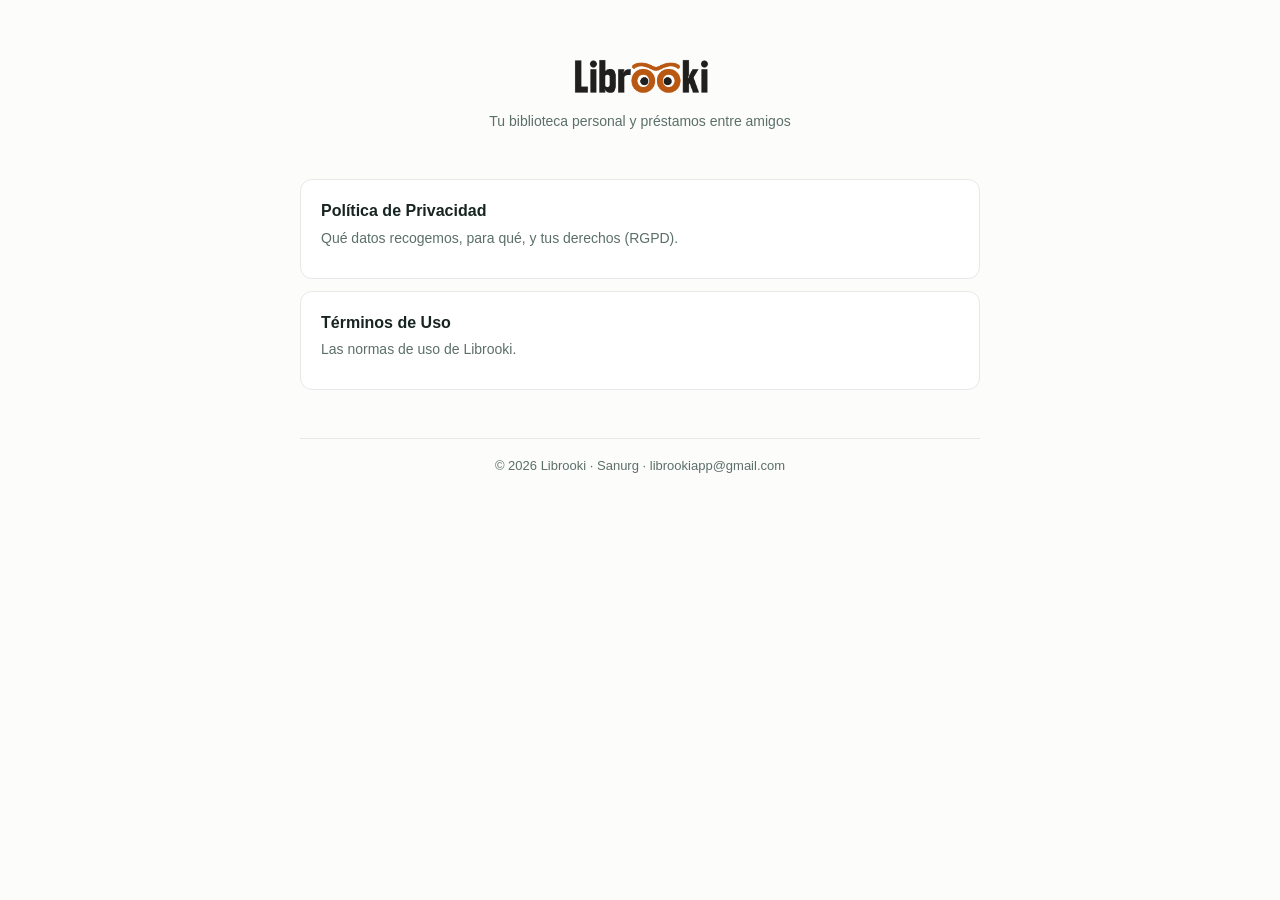
<file: index.html>
<!DOCTYPE html>
<html lang="es">
<head>
  <meta charset="UTF-8" />
  <meta name="viewport" content="width=device-width, initial-scale=1.0" />
  <title>Librooki — Documentos legales</title>
  <link rel="stylesheet" href="estilo.css" />
</head>
<body>
  <div class="wrap">
    <header class="site">
      <img src="librooki-color.png"        alt="Librooki" class="logo-img logo-light" />
      <img src="librooki-color-blanco.png" alt="Librooki" class="logo-img logo-dark" />
      <p class="sub">Tu biblioteca personal y préstamos entre amigos</p>
    </header>

    <div class="cards">
      <a class="card" href="privacidad.html">
        <span class="t">Política de Privacidad</span>
        <p class="d">Qué datos recogemos, para qué, y tus derechos (RGPD).</p>
      </a>
      <a class="card" href="terminos.html">
        <span class="t">Términos de Uso</span>
        <p class="d">Las normas de uso de Librooki.</p>
      </a>
    </div>

    <footer>© 2026 Librooki · Sanurg · librookiapp@gmail.com</footer>
  </div>
</body>
</html>
</file>
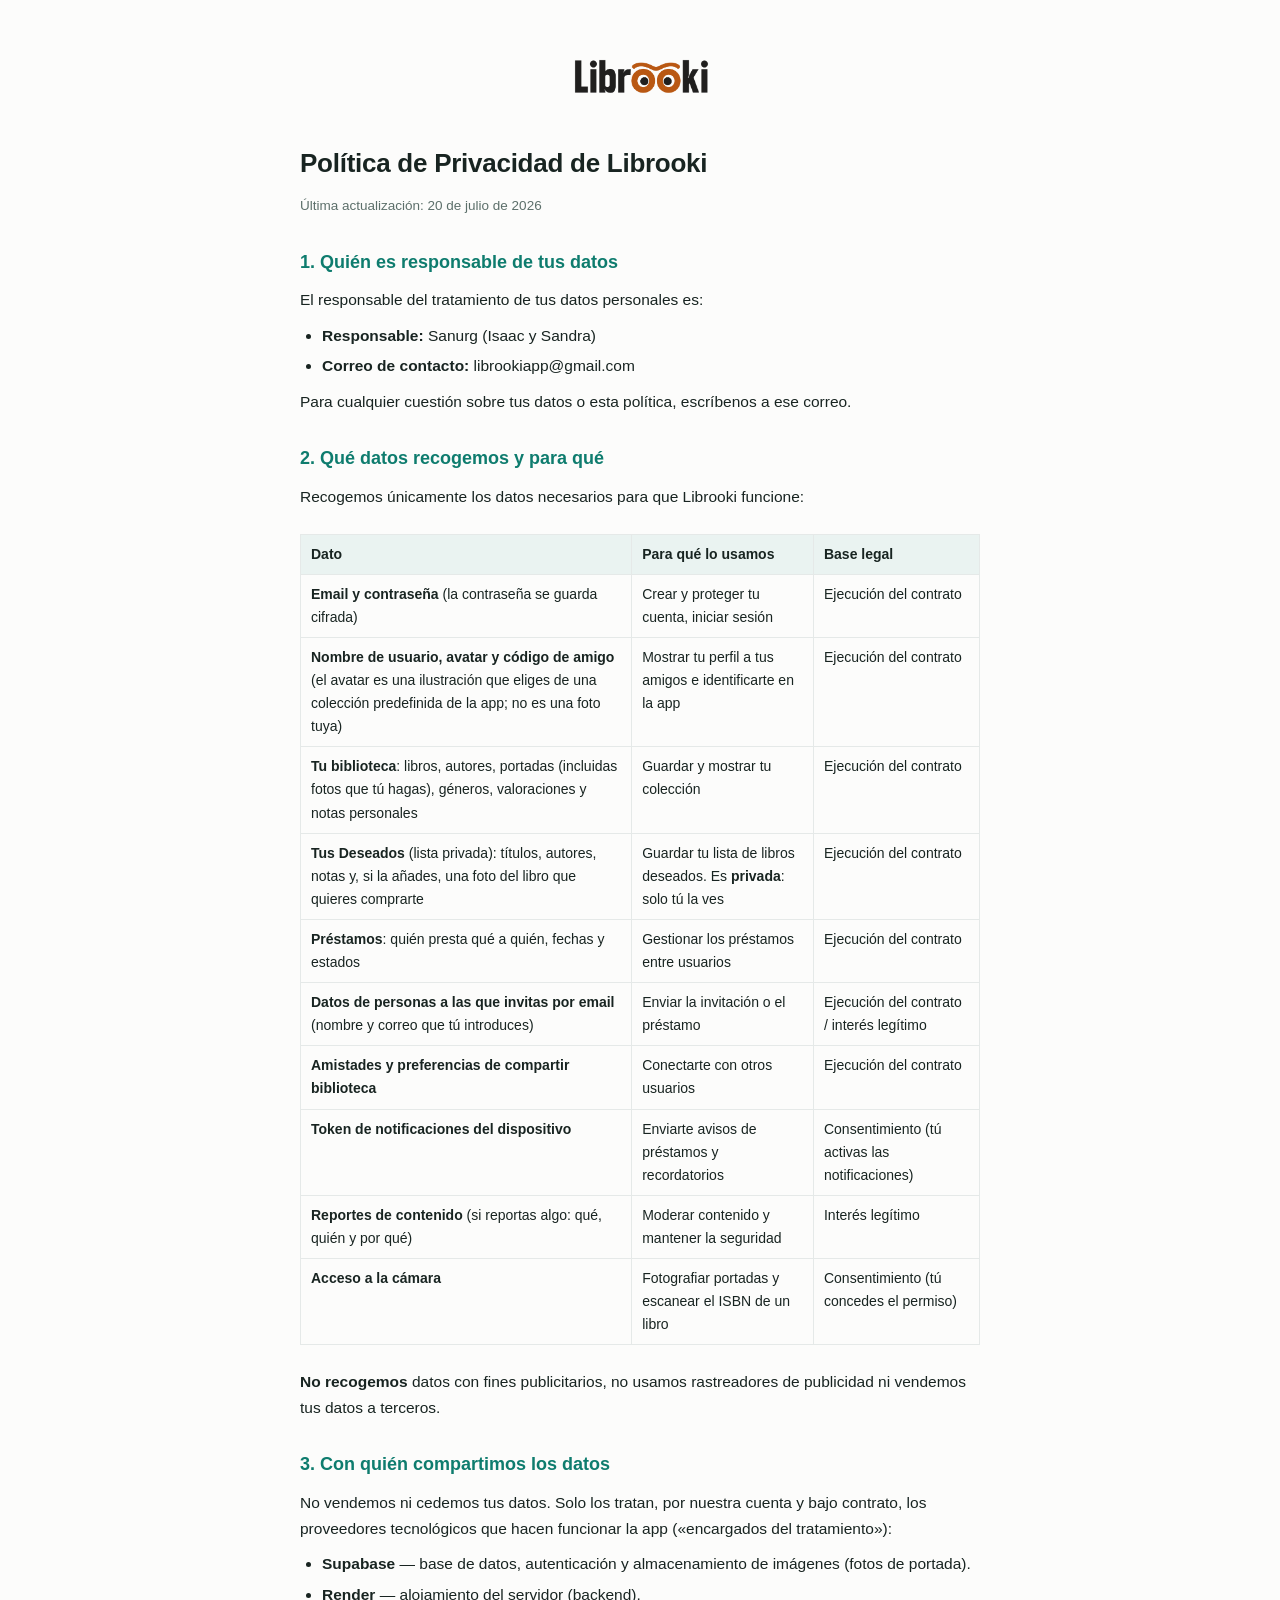
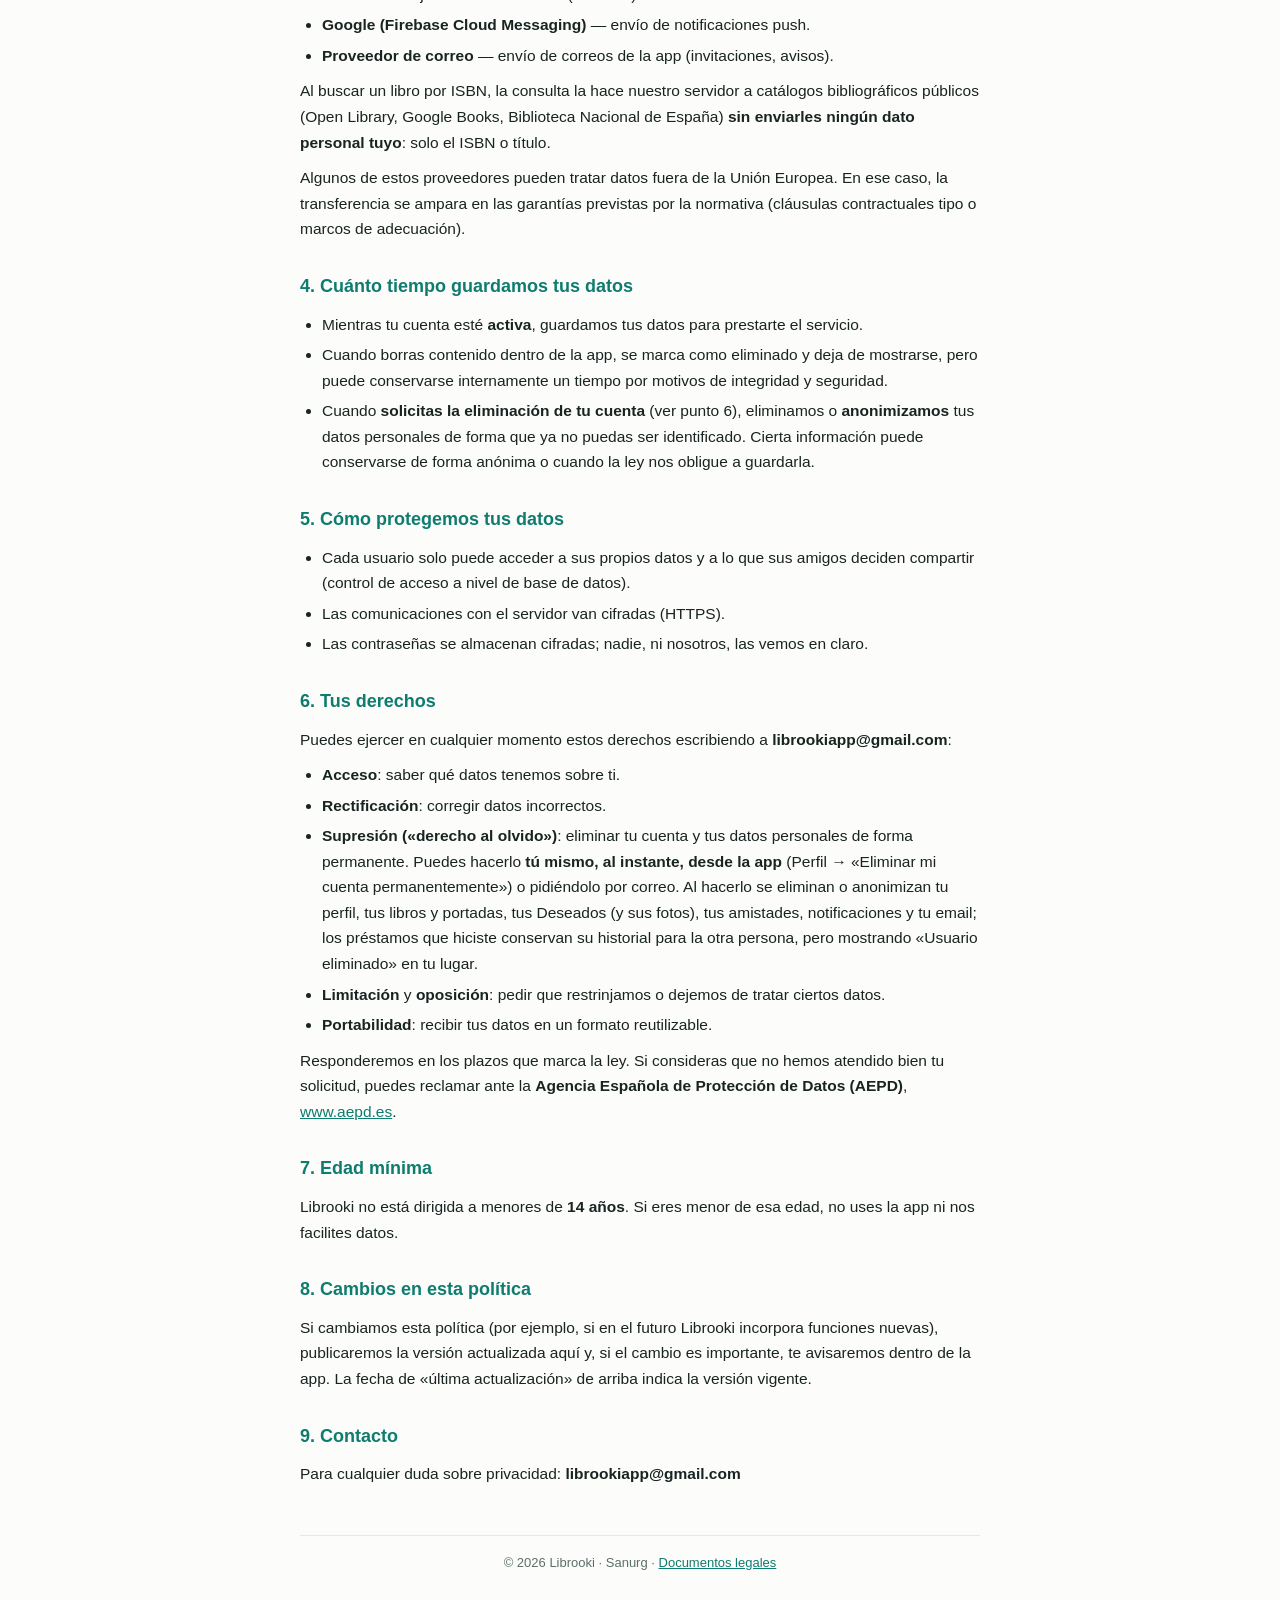
<file: privacidad.html>
<!DOCTYPE html>
<html lang="es">
<head>
  <meta charset="UTF-8" />
  <meta name="viewport" content="width=device-width, initial-scale=1.0" />
  <title>Política de Privacidad — Librooki</title>
  <link rel="stylesheet" href="estilo.css" />
</head>
<body>
  <div class="wrap">
    <header class="site">
      <a href="index.html">
        <img src="librooki-color.png"        alt="Librooki" class="logo-img logo-light" />
        <img src="librooki-color-blanco.png" alt="Librooki" class="logo-img logo-dark" />
      </a>
    </header>

    <h1>Política de Privacidad de Librooki</h1>
    <p class="updated">Última actualización: 20 de julio de 2026</p>

    <h2>1. Quién es responsable de tus datos</h2>
    <p>El responsable del tratamiento de tus datos personales es:</p>
    <ul>
      <li><strong>Responsable:</strong> Sanurg (Isaac y Sandra)</li>
      <li><strong>Correo de contacto:</strong> librookiapp@gmail.com</li>
    </ul>
    <p>Para cualquier cuestión sobre tus datos o esta política, escríbenos a ese correo.</p>

    <h2>2. Qué datos recogemos y para qué</h2>
    <p>Recogemos únicamente los datos necesarios para que Librooki funcione:</p>
    <div class="tablewrap">
      <table>
        <tr><th>Dato</th><th>Para qué lo usamos</th><th>Base legal</th></tr>
        <tr><td><strong>Email y contraseña</strong> (la contraseña se guarda cifrada)</td><td>Crear y proteger tu cuenta, iniciar sesión</td><td>Ejecución del contrato</td></tr>
        <tr><td><strong>Nombre de usuario, avatar y código de amigo</strong> (el avatar es una ilustración que eliges de una colección predefinida de la app; no es una foto tuya)</td><td>Mostrar tu perfil a tus amigos e identificarte en la app</td><td>Ejecución del contrato</td></tr>
        <tr><td><strong>Tu biblioteca</strong>: libros, autores, portadas (incluidas fotos que tú hagas), géneros, valoraciones y notas personales</td><td>Guardar y mostrar tu colección</td><td>Ejecución del contrato</td></tr>
        <tr><td><strong>Tus Deseados</strong> (lista privada): títulos, autores, notas y, si la añades, una foto del libro que quieres comprarte</td><td>Guardar tu lista de libros deseados. Es <strong>privada</strong>: solo tú la ves</td><td>Ejecución del contrato</td></tr>
        <tr><td><strong>Préstamos</strong>: quién presta qué a quién, fechas y estados</td><td>Gestionar los préstamos entre usuarios</td><td>Ejecución del contrato</td></tr>
        <tr><td><strong>Datos de personas a las que invitas por email</strong> (nombre y correo que tú introduces)</td><td>Enviar la invitación o el préstamo</td><td>Ejecución del contrato / interés legítimo</td></tr>
        <tr><td><strong>Amistades y preferencias de compartir biblioteca</strong></td><td>Conectarte con otros usuarios</td><td>Ejecución del contrato</td></tr>
        <tr><td><strong>Token de notificaciones del dispositivo</strong></td><td>Enviarte avisos de préstamos y recordatorios</td><td>Consentimiento (tú activas las notificaciones)</td></tr>
        <tr><td><strong>Reportes de contenido</strong> (si reportas algo: qué, quién y por qué)</td><td>Moderar contenido y mantener la seguridad</td><td>Interés legítimo</td></tr>
        <tr><td><strong>Acceso a la cámara</strong></td><td>Fotografiar portadas y escanear el ISBN de un libro</td><td>Consentimiento (tú concedes el permiso)</td></tr>
      </table>
    </div>
    <p><strong>No recogemos</strong> datos con fines publicitarios, no usamos rastreadores de publicidad ni vendemos tus datos a terceros.</p>

    <h2>3. Con quién compartimos los datos</h2>
    <p>No vendemos ni cedemos tus datos. Solo los tratan, por nuestra cuenta y bajo contrato, los proveedores tecnológicos que hacen funcionar la app («encargados del tratamiento»):</p>
    <ul>
      <li><strong>Supabase</strong> — base de datos, autenticación y almacenamiento de imágenes (fotos de portada).</li>
      <li><strong>Render</strong> — alojamiento del servidor (backend).</li>
      <li><strong>Google (Firebase Cloud Messaging)</strong> — envío de notificaciones push.</li>
      <li><strong>Proveedor de correo</strong> — envío de correos de la app (invitaciones, avisos).</li>
    </ul>
    <p>Al buscar un libro por ISBN, la consulta la hace nuestro servidor a catálogos bibliográficos públicos (Open Library, Google Books, Biblioteca Nacional de España) <strong>sin enviarles ningún dato personal tuyo</strong>: solo el ISBN o título.</p>
    <p>Algunos de estos proveedores pueden tratar datos fuera de la Unión Europea. En ese caso, la transferencia se ampara en las garantías previstas por la normativa (cláusulas contractuales tipo o marcos de adecuación).</p>

    <h2>4. Cuánto tiempo guardamos tus datos</h2>
    <ul>
      <li>Mientras tu cuenta esté <strong>activa</strong>, guardamos tus datos para prestarte el servicio.</li>
      <li>Cuando borras contenido dentro de la app, se marca como eliminado y deja de mostrarse, pero puede conservarse internamente un tiempo por motivos de integridad y seguridad.</li>
      <li>Cuando <strong>solicitas la eliminación de tu cuenta</strong> (ver punto 6), eliminamos o <strong>anonimizamos</strong> tus datos personales de forma que ya no puedas ser identificado. Cierta información puede conservarse de forma anónima o cuando la ley nos obligue a guardarla.</li>
    </ul>

    <h2>5. Cómo protegemos tus datos</h2>
    <ul>
      <li>Cada usuario solo puede acceder a sus propios datos y a lo que sus amigos deciden compartir (control de acceso a nivel de base de datos).</li>
      <li>Las comunicaciones con el servidor van cifradas (HTTPS).</li>
      <li>Las contraseñas se almacenan cifradas; nadie, ni nosotros, las vemos en claro.</li>
    </ul>

    <h2>6. Tus derechos</h2>
    <p>Puedes ejercer en cualquier momento estos derechos escribiendo a <strong>librookiapp@gmail.com</strong>:</p>
    <ul>
      <li><strong>Acceso</strong>: saber qué datos tenemos sobre ti.</li>
      <li><strong>Rectificación</strong>: corregir datos incorrectos.</li>
      <li><strong>Supresión («derecho al olvido»)</strong>: eliminar tu cuenta y tus datos personales de forma permanente. Puedes hacerlo <strong>tú mismo, al instante, desde la app</strong> (Perfil → «Eliminar mi cuenta permanentemente») o pidiéndolo por correo. Al hacerlo se eliminan o anonimizan tu perfil, tus libros y portadas, tus Deseados (y sus fotos), tus amistades, notificaciones y tu email; los préstamos que hiciste conservan su historial para la otra persona, pero mostrando «Usuario eliminado» en tu lugar.</li>
      <li><strong>Limitación</strong> y <strong>oposición</strong>: pedir que restrinjamos o dejemos de tratar ciertos datos.</li>
      <li><strong>Portabilidad</strong>: recibir tus datos en un formato reutilizable.</li>
    </ul>
    <p>Responderemos en los plazos que marca la ley. Si consideras que no hemos atendido bien tu solicitud, puedes reclamar ante la <strong>Agencia Española de Protección de Datos (AEPD)</strong>, <a href="https://www.aepd.es" rel="noopener">www.aepd.es</a>.</p>

    <h2>7. Edad mínima</h2>
    <p>Librooki no está dirigida a menores de <strong>14 años</strong>. Si eres menor de esa edad, no uses la app ni nos facilites datos.</p>

    <h2>8. Cambios en esta política</h2>
    <p>Si cambiamos esta política (por ejemplo, si en el futuro Librooki incorpora funciones nuevas), publicaremos la versión actualizada aquí y, si el cambio es importante, te avisaremos dentro de la app. La fecha de «última actualización» de arriba indica la versión vigente.</p>

    <h2>9. Contacto</h2>
    <p>Para cualquier duda sobre privacidad: <strong>librookiapp@gmail.com</strong></p>

    <footer>© 2026 Librooki · Sanurg · <a href="index.html">Documentos legales</a></footer>
  </div>
</body>
</html>
</file>
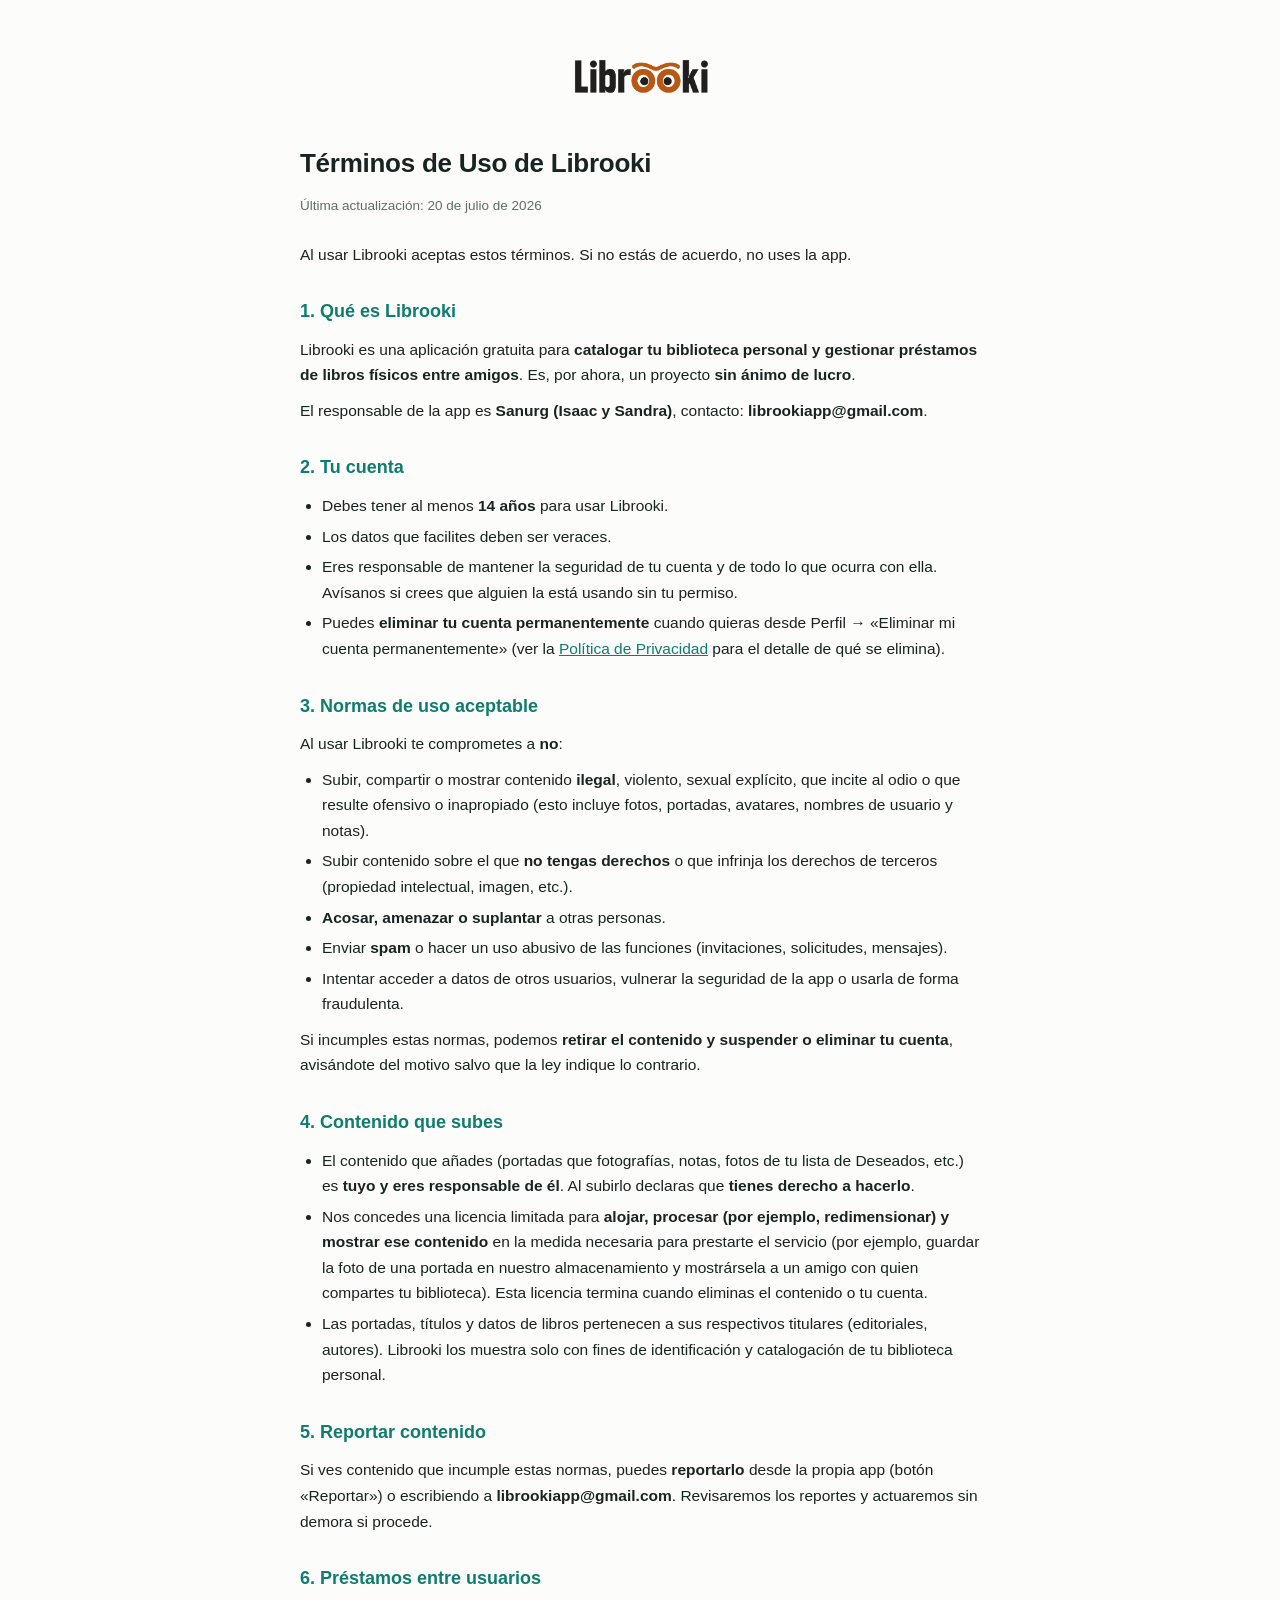
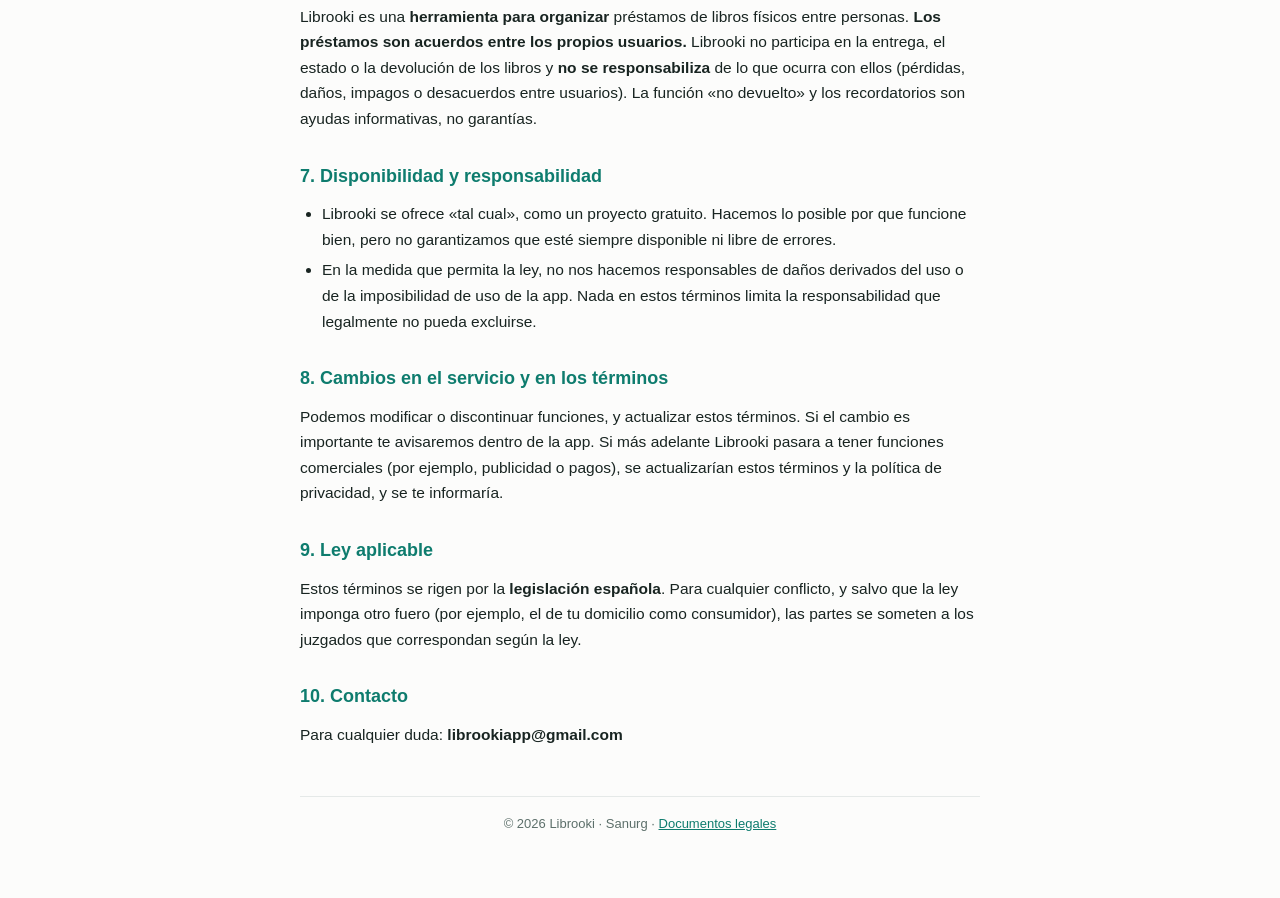
<file: terminos.html>
<!DOCTYPE html>
<html lang="es">
<head>
  <meta charset="UTF-8" />
  <meta name="viewport" content="width=device-width, initial-scale=1.0" />
  <title>Términos de Uso — Librooki</title>
  <link rel="stylesheet" href="estilo.css" />
</head>
<body>
  <div class="wrap">
    <header class="site">
      <a href="index.html">
        <img src="librooki-color.png"        alt="Librooki" class="logo-img logo-light" />
        <img src="librooki-color-blanco.png" alt="Librooki" class="logo-img logo-dark" />
      </a>
    </header>

    <h1>Términos de Uso de Librooki</h1>
    <p class="updated">Última actualización: 20 de julio de 2026</p>

    <p>Al usar Librooki aceptas estos términos. Si no estás de acuerdo, no uses la app.</p>

    <h2>1. Qué es Librooki</h2>
    <p>Librooki es una aplicación gratuita para <strong>catalogar tu biblioteca personal y gestionar préstamos de libros físicos entre amigos</strong>. Es, por ahora, un proyecto <strong>sin ánimo de lucro</strong>.</p>
    <p>El responsable de la app es <strong>Sanurg (Isaac y Sandra)</strong>, contacto: <strong>librookiapp@gmail.com</strong>.</p>

    <h2>2. Tu cuenta</h2>
    <ul>
      <li>Debes tener al menos <strong>14 años</strong> para usar Librooki.</li>
      <li>Los datos que facilites deben ser veraces.</li>
      <li>Eres responsable de mantener la seguridad de tu cuenta y de todo lo que ocurra con ella. Avísanos si crees que alguien la está usando sin tu permiso.</li>
      <li>Puedes <strong>eliminar tu cuenta permanentemente</strong> cuando quieras desde Perfil → «Eliminar mi cuenta permanentemente» (ver la <a href="privacidad.html">Política de Privacidad</a> para el detalle de qué se elimina).</li>
    </ul>

    <h2>3. Normas de uso aceptable</h2>
    <p>Al usar Librooki te comprometes a <strong>no</strong>:</p>
    <ul>
      <li>Subir, compartir o mostrar contenido <strong>ilegal</strong>, violento, sexual explícito, que incite al odio o que resulte ofensivo o inapropiado (esto incluye fotos, portadas, avatares, nombres de usuario y notas).</li>
      <li>Subir contenido sobre el que <strong>no tengas derechos</strong> o que infrinja los derechos de terceros (propiedad intelectual, imagen, etc.).</li>
      <li><strong>Acosar, amenazar o suplantar</strong> a otras personas.</li>
      <li>Enviar <strong>spam</strong> o hacer un uso abusivo de las funciones (invitaciones, solicitudes, mensajes).</li>
      <li>Intentar acceder a datos de otros usuarios, vulnerar la seguridad de la app o usarla de forma fraudulenta.</li>
    </ul>
    <p>Si incumples estas normas, podemos <strong>retirar el contenido y suspender o eliminar tu cuenta</strong>, avisándote del motivo salvo que la ley indique lo contrario.</p>

    <h2>4. Contenido que subes</h2>
    <ul>
      <li>El contenido que añades (portadas que fotografías, notas, fotos de tu lista de Deseados, etc.) es <strong>tuyo y eres responsable de él</strong>. Al subirlo declaras que <strong>tienes derecho a hacerlo</strong>.</li>
      <li>Nos concedes una licencia limitada para <strong>alojar, procesar (por ejemplo, redimensionar) y mostrar ese contenido</strong> en la medida necesaria para prestarte el servicio (por ejemplo, guardar la foto de una portada en nuestro almacenamiento y mostrársela a un amigo con quien compartes tu biblioteca). Esta licencia termina cuando eliminas el contenido o tu cuenta.</li>
      <li>Las portadas, títulos y datos de libros pertenecen a sus respectivos titulares (editoriales, autores). Librooki los muestra solo con fines de identificación y catalogación de tu biblioteca personal.</li>
    </ul>

    <h2>5. Reportar contenido</h2>
    <p>Si ves contenido que incumple estas normas, puedes <strong>reportarlo</strong> desde la propia app (botón «Reportar») o escribiendo a <strong>librookiapp@gmail.com</strong>. Revisaremos los reportes y actuaremos sin demora si procede.</p>

    <h2>6. Préstamos entre usuarios</h2>
    <p>Librooki es una <strong>herramienta para organizar</strong> préstamos de libros físicos entre personas. <strong>Los préstamos son acuerdos entre los propios usuarios.</strong> Librooki no participa en la entrega, el estado o la devolución de los libros y <strong>no se responsabiliza</strong> de lo que ocurra con ellos (pérdidas, daños, impagos o desacuerdos entre usuarios). La función «no devuelto» y los recordatorios son ayudas informativas, no garantías.</p>

    <h2>7. Disponibilidad y responsabilidad</h2>
    <ul>
      <li>Librooki se ofrece «tal cual», como un proyecto gratuito. Hacemos lo posible por que funcione bien, pero no garantizamos que esté siempre disponible ni libre de errores.</li>
      <li>En la medida que permita la ley, no nos hacemos responsables de daños derivados del uso o de la imposibilidad de uso de la app. Nada en estos términos limita la responsabilidad que legalmente no pueda excluirse.</li>
    </ul>

    <h2>8. Cambios en el servicio y en los términos</h2>
    <p>Podemos modificar o discontinuar funciones, y actualizar estos términos. Si el cambio es importante te avisaremos dentro de la app. Si más adelante Librooki pasara a tener funciones comerciales (por ejemplo, publicidad o pagos), se actualizarían estos términos y la política de privacidad, y se te informaría.</p>

    <h2>9. Ley aplicable</h2>
    <p>Estos términos se rigen por la <strong>legislación española</strong>. Para cualquier conflicto, y salvo que la ley imponga otro fuero (por ejemplo, el de tu domicilio como consumidor), las partes se someten a los juzgados que correspondan según la ley.</p>

    <h2>10. Contacto</h2>
    <p>Para cualquier duda: <strong>librookiapp@gmail.com</strong></p>

    <footer>© 2026 Librooki · Sanurg · <a href="index.html">Documentos legales</a></footer>
  </div>
</body>
</html>
</file>
<file: estilo.css>
:root {
  --acc: #0E7C6E;
  --ink: #182421;
  --soft: #5c6f6a;
  --bg: #FCFCFB;
  --card: #ffffff;
  --line: #e5e9e8;
  --block: #EAF3F1;
}
@media (prefers-color-scheme: dark) {
  :root {
    --ink: #e8ece9;
    --soft: #9fb0ab;
    --bg: #141a18;
    --card: #1b2320;
    --line: #2a3531;
    --block: #1f2c28;
    --acc: #3fae9e;
  }
}
* { box-sizing: border-box; margin: 0; padding: 0; }
body {
  font-family: -apple-system, BlinkMacSystemFont, "Segoe UI", Arial, sans-serif;
  background: var(--bg);
  color: var(--ink);
  line-height: 1.65;
}
.wrap { max-width: 720px; margin: 0 auto; padding: 32px 20px 64px; }
header.site {
  text-align: center;
  padding: 24px 0 8px;
}
header.site .brand {
  font-size: 26px; font-weight: 800; color: var(--acc);
  letter-spacing: -0.02em; text-decoration: none;
}
.logo-img { height: 42px; width: auto; display: inline-block; }
.logo-dark { display: none; }
@media (prefers-color-scheme: dark) {
  .logo-light { display: none; }
  .logo-dark { display: inline-block; }
}
header.site .sub { color: var(--soft); font-size: 14px; margin-top: 4px; }
h1 { font-size: 26px; margin: 28px 0 6px; letter-spacing: -0.01em; }
.updated { color: var(--soft); font-size: 13.5px; margin-bottom: 24px; }
h2 { font-size: 18px; margin: 30px 0 10px; color: var(--acc); }
p, li { font-size: 15.5px; }
p { margin: 10px 0; }
ul { padding-left: 22px; margin: 10px 0; }
li { margin: 5px 0; }
a { color: var(--acc); }
strong { color: var(--ink); }
table { border-collapse: collapse; width: 100%; margin: 14px 0; font-size: 14px; }
th, td { border: 1px solid var(--line); padding: 8px 10px; text-align: left; vertical-align: top; }
th { background: var(--block); }
.note {
  background: var(--block); border-radius: 10px; padding: 12px 16px;
  font-size: 14px; margin: 16px 0;
}
.tablewrap { overflow-x: auto; }
footer {
  margin-top: 48px; padding-top: 16px; border-top: 1px solid var(--line);
  color: var(--soft); font-size: 13px; text-align: center;
}
.cards { display: flex; flex-direction: column; gap: 12px; margin-top: 28px; }
.card {
  display: block; background: var(--card); border: 1px solid var(--line);
  border-radius: 12px; padding: 18px 20px; text-decoration: none;
}
.card .t { font-weight: 700; color: var(--ink); font-size: 16px; }
.card .d { color: var(--soft); font-size: 14px; margin-top: 2px; }
</file>
